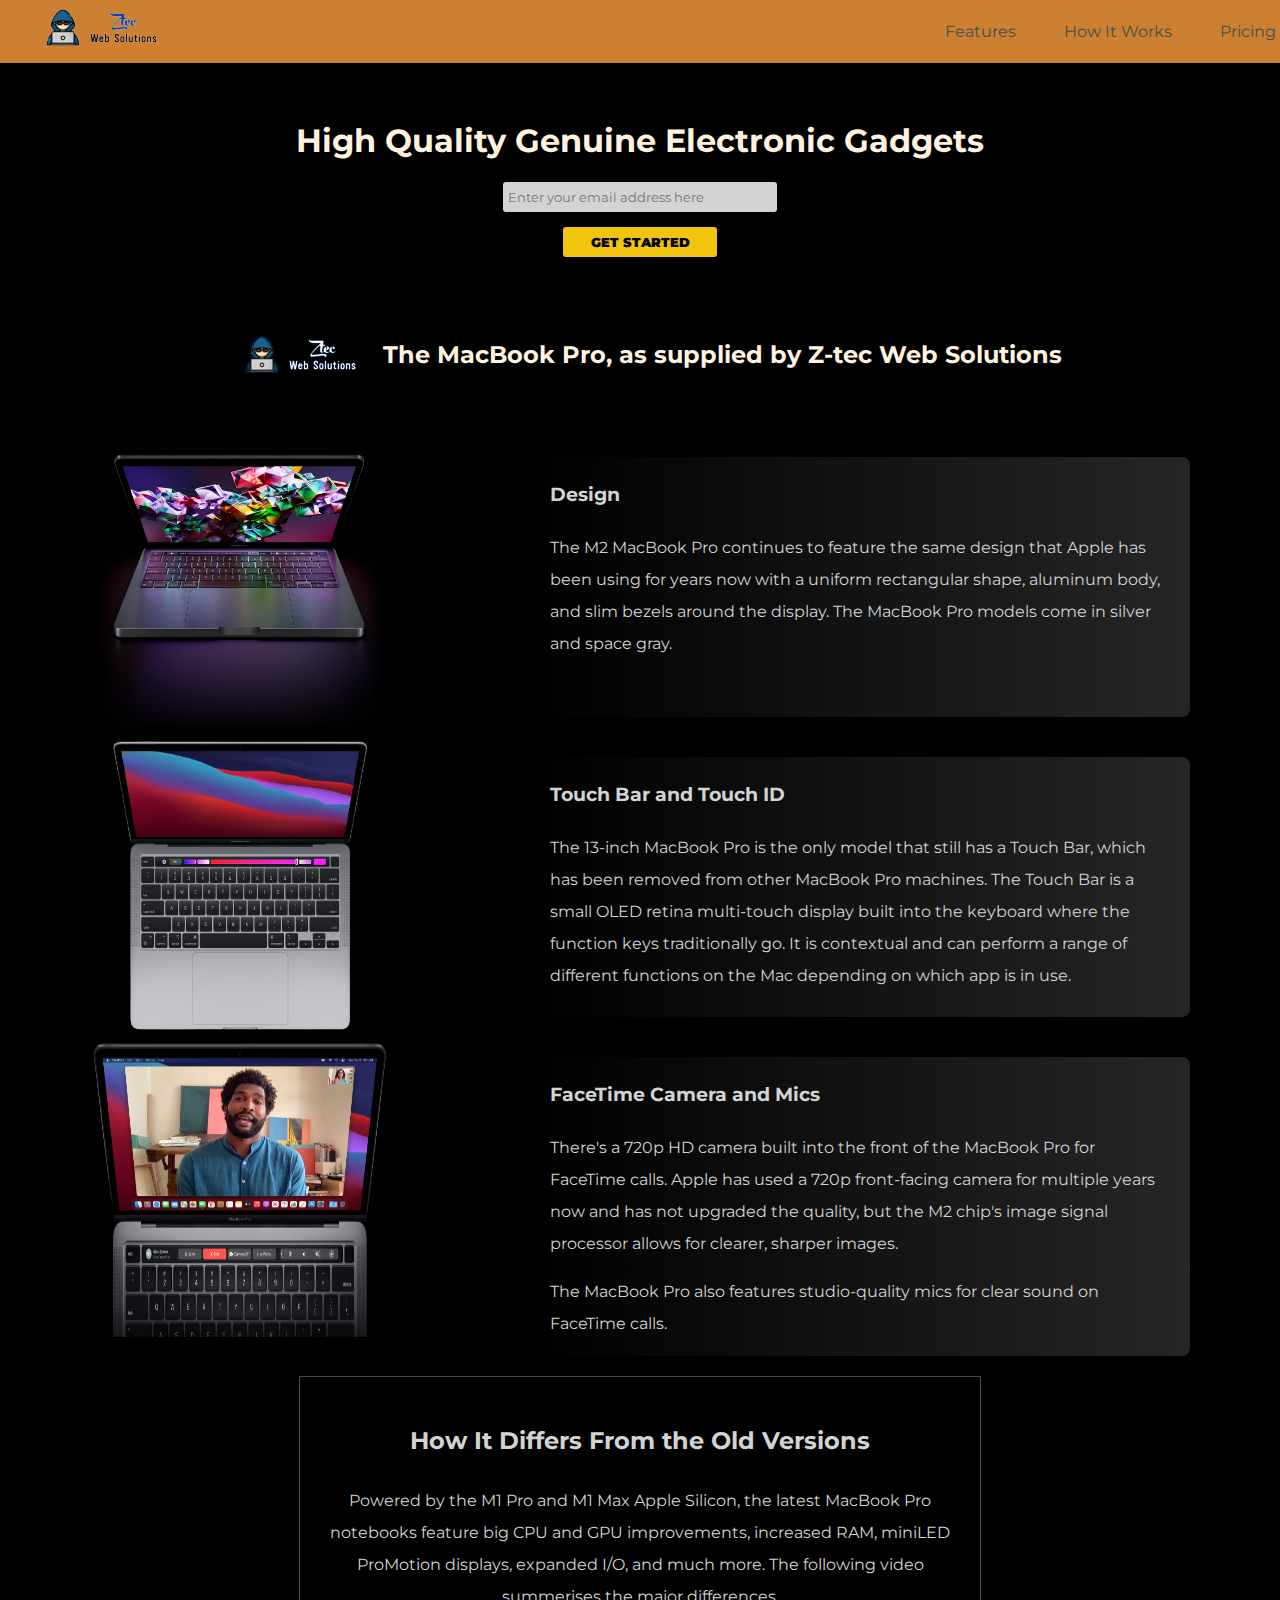
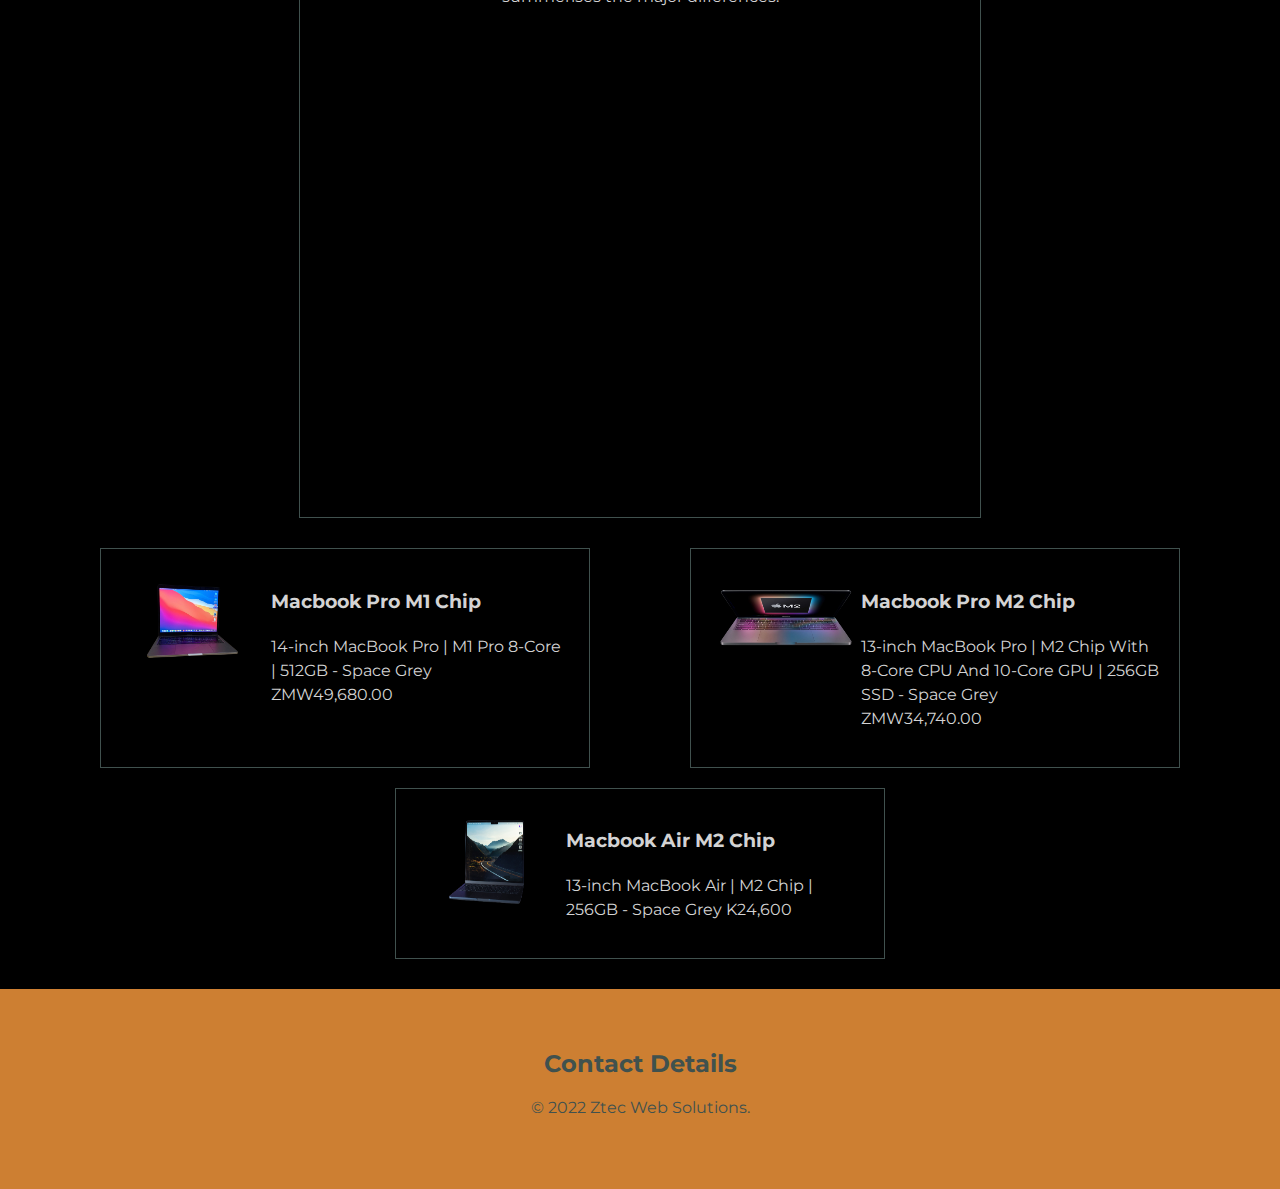
<file: Public/Product Landing Page/Product.html>
<!DOCTYPE html>
<html>
    <head>
        <title>Product Landing Page</title>
        <meta charset="utf8" >
        <meta name="viewport" content="width=device-width, initial-scale=1.0"/>
        <link rel="stylesheet" href="styles.css" />
        <link rel="preconnect" href="https://fonts.googleapis.com"><link rel="preconnect" href="https://fonts.gstatic.com" crossorigin><link href="https://fonts.googleapis.com/css2?family=Merriweather&family=Montserrat&family=Sacramento&display=swap" rel="stylesheet">
        <style> @import url('https://fonts.googleapis.com/css2?family=Merriweather&family=Montserrat&family=Sacramento&display=swap'); </style>
        <link rel="stylesheet" href="https://use.fontawesome.com/releases/v5.8.1/css/all.css" integrity="sha384-50oBUHEmvpQ+1lW4y57PTFmhCaXp0ML5d60M1M7uH2+nqUivzIebhndOJK28anvf" crossorigin="anonymous">
    </head>
    <body>
        <header id="header">
            <div class="logo">
                <img src="images/logo-removebg-preview.png" alt="logo" id="header-img" />
            </div>
            <nav id="nav-bar">
                <ul class="navbar-nav">
                    <li class="nav-item"><a class="nav-link" href="#Features">Features</a></li>
                    <li class="nav-item"><a class="nav-link" href="#How-It-Works">How It Works</a></li>
                    <li class="nav-item"><a class="nav-link" href="#Pricing">Pricing</a></li>
                </ul>
            </nav>
        </header>
        <div class="main-doc">
            <section id="Intro">
                <h1>High Quality Genuine Electronic Gadgets</h1>
                <div class="data-collect">
                    <form id="form" action="https://www.freecodecamp.com/email-submit)">
                        <input id="email" type="email" placeholder="Enter your email address here" />
                        <input id="submit" type="submit" value="GET STARTED" class="btn"/>
                    </form>
                </div>
            </section>
        </div>
        <div class="container">
            <section id="Features">
                <div class="product-name">
                    <img src="images/logo_size_white.png" alt="supplier" class="logo-supplier"/>
                    <h2>The MacBook Pro, as supplied by Z-tec Web Solutions</h2>
                </div>
                <div class="Feature">
                    <img src="images/Macbook pro1.jpeg" alt="MacbookPro-Img" class="Feature-img1"/>
                    <div class="sun-container">
                        <h3>Design</h3>
                        <p class="Intro-Features">The M2 MacBook Pro continues to feature the same design that Apple has been using for years now with a uniform rectangular shape, aluminum body, and slim bezels around the display. The MacBook Pro models come in silver and space gray.

                        </p>
                    </div>
                </div>
                <div class="Feature">
                    <img src="images/macbook-pro-touch-bar-m1-removebg-preview.png" class="Feature-img1" alt="MacbookPro-Img" />
                    <div class="sun-container">
                        <h3>Touch Bar and Touch ID</h3>
                        <p class="description">The 13-inch MacBook Pro is the only model that still has a Touch Bar, which has been removed from other MacBook Pro machines. The Touch Bar is a small OLED retina multi-touch display built into the keyboard where the function keys traditionally go. It is contextual and can perform a range of different functions on the Mac depending on which app is in use.</p>
                    </div>
 
                </div>
                <div class="Feature">
                    <img src="images/macbook-pro-m1-camera-removebg-preview.png" class="Feature-img1" alt="Macbook-ProImg" />
                    <di class="sun-container">
                        <h3>FaceTime Camera and Mics</h3>
                        <p class="description">There's a 720p HD camera built into the front of the MacBook Pro for FaceTime calls. Apple has used a 720p front-facing camera for multiple years now and has not upgraded the quality, but the M2 chip's image signal processor allows for clearer, sharper images.</p>
                        <p class="description">The MacBook Pro also features studio-quality mics for clear sound on FaceTime calls.</p>
                    </di>
                </div>
            </section>
            <section id="How-It-Works">
                <div class="VidExp">
                    <h2>How It Differs From the Old Versions</h2>
                    <p class="description">Powered by the M1 Pro and M1 Max Apple Silicon, the latest MacBook Pro notebooks feature big CPU and GPU improvements, increased RAM, miniLED ProMotion displays, expanded I/O, and much more. The following video summerises the major differences.</p>
                    <iframe  id="video" width="73%" height="50%" src="https://www.youtube.com/embed/f-vC2IJyHTk" title="YouTube video player" frameborder="0" allow="accelerometer; autoplay; clipboard-write; encrypted-media; gyroscope; picture-in-picture" allowfullscreen></iframe>
                </div>
            </section>
            <section id="Pricing">
                <div class="container1">
                    <img src="images/m1-removebg-preview.png" alt="Macbook Pro M1" class="Pricing-img" />
                    <div class="Name-Price">
                        <h3>Macbook Pro M1 Chip</h3>
                        <p>14-inch MacBook Pro | M1 Pro 8-Core | 512GB - Space Grey
                           <br> ZMW49,680.00</p>
                    </div>
                </div>
                <div class="container2">
                    <img src="images/m2-removebg-preview.png" alt="Macbook Pro M2" class="Pricing-img" />
                    <div class="Name-Price">
                        <h3>Macbook Pro M2 Chip</h3>
                        <p>13-inch MacBook Pro | M2 Chip With 8-Core CPU And 10-Core GPU | 256GB SSD - Space Grey
                            <br>ZMW34,740.00</p>
                    </div>
                </div>
                <div class="container3">
                    <img src="images/Air-removebg-preview.png" alt="Macbook Air" class="Pricing-img" />
                    <div class="Name-Price">
                        <h3>Macbook Air M2 Chip</h3>
                        <p>13-inch MacBook Air | M2 Chip | 256GB - Space Grey
                            K24,600</p>
                    </div>
                </div>
            </section>
        </div>
        <div id="Footer">
            <div class="D-container">
                <h2>Contact Details</h2>
                <div class="Contact-details">
                    <a href="https://web.facebook.com/nchaukeniz1"> <i class="fa-solid fa-facebook"></i></a>
                    <a href="https://twitter.com/Breezel365"><i class="fa-solid fa-twitter"></i></a>
                    <a href="https://www.linkedin.com/in/nchaukeni-zulu-49bb74197/" ><i class="fa-solid fa-linkedin-square"></i></a>
                    <p>© 2022 Ztec Web Solutions.</p>
                </div>
            </div>
        </div>
    </body>
</html>
</file>
<file: Public/Product Landing Page/styles.css>
*{
    font-family: 'montserrat', sans-serif;
}
body {
    margin: 0px;
    background-color: black;
    color:#40514E;
}
.main-doc {
    display: flex;
    flex-direction: row;
    justify-content: center;
    margin-top: 6.25rem;
    color: #fff2df;
}
#Intro {
    display: flex;
    flex-direction: column;
    justify-content: space-around;
}

#header {
    margin: 0px;
    display: flex;
    width: 100%;
    flex-direction: row;
   justify-content: space-between;
    padding: 0px 20px;
    background: #CD7F32;
    align-items: center;
    position: fixed;
    top: 0px;
}
#form{
    align-items: center;
} 

#email , #submit {
    display: block;
    box-sizing: border-box;
    margin: 0 auto;
}
#email {
    width: 100%;
    max-width: 17.18rem;
    padding: 5px; 
    background-color: lightgray; 
    border: 0;
    border-radius: 3px;
    height: 1.9rem;
}
#submit {
    width: 100%;
    max-width: 9.625rem;
    height: 1.875rem;
    background-color: #f1c40f;
    margin: 15px auto;
    cursor: pointer;
    border: 0;
    border-radius: 3px;
    font-weight:900;

}
#submit:hover {
    background-color: #CD7F32;
}
.navbar-nav {
    display: flex;
    text-decoration: none;
    
}
li {
    display: inline;
    text-decoration: none;
    margin: 0rem 1.5rem;
}
a {
    text-decoration: none;
    color: #40514E;
}
.container {
    display: flex;
    flex-direction: column;
}
.product-name {
    display: flex;
    align-items: center;
    justify-content: center;
}
.Feature {
    display: flex;
    justify-content: space-around;
    margin: 0 20px;
}
.Feature-img1 {
    width: 18.75rem;
    height: 18.75rem;
}

.sun-container {
    width: 50%;
    color: lightgray;
    background: linear-gradient(90deg, black, #262626);
    margin: 1.25rem 0;
    border: 0;
    border-radius: 8px;
    padding: 0 1.25rem;
    line-height: 2;
}
.product-name {
    color: #fff2df;
}

#How-It-Works {
    display: flex;
    justify-content: center;
}
.VidExp {
    width: 50%;
    line-height: 2;
    border: solid 1px #40514E;
    padding: 20px 20px;
    text-align: center;
    color: lightgray;
    height: 700px;
}
.Pricing-img{
    width: 150px;
    height: 100px;
}
#Pricing {
    display:flex;
    margin: 30px 0;
    justify-content: space-evenly;
}
.container1 {
    display:flex;
    border: solid 1px #40514E;
    padding: 20px;
    color: lightgray;
    width: 35%;
    margin-bottom: 20px;
}
.container2{
    display:flex;
    border: solid 1px #40514E;
    padding: 20px;
    color: lightgray;
    width: 35%;
    margin-bottom: 20px;
}
.container3{
    display:flex;
    padding: 20px;
    color: lightgray;
    width: 35%;
    border: solid 1px #40514E;
}
.Name-Price{
    line-height: 1.5;
    
}
#Footer {
    display: flex;
    height: 200px;
    width: 100%;
    background-color: #CD7F32;
    justify-content: center;
}
.D-container {
    margin-top: 40px;
    text-align: center;
    
}
.Contact-details{
    display:block;
}
@media (max-width: 900px) {
    body {
        font-size: 10px;
    }
    #header {
        font-size: 13px;
    }
    .Feature {
        display: flex;
        flex-direction: column;
        align-items: center;
        margin: 0 20px;
    }
    #Pricing {
        display:flex;
        flex-direction: column;
        margin: 20px 0;
        align-items: center;
    }
    .container1 {
        display:flex;
        flex-direction:column;
        border: solid 1px #40514E;
        padding: 20px;
        color: lightgray;
        margin: 0 20px 20px 20px;
        align-items: center;
    }
    .container2{
        display:flex;
        border: solid 1px #40514E;
        padding: 20px;
        color: lightgray;
        margin: 0 20px 20px 20px;
        flex-direction:column;
        align-items: center;
    }
    .container3{
        display:flex;
        padding: 20px;
        color: lightgray;
        border: solid 1px #40514E;
        margin: 0 20px;
        flex-direction:column;
        align-items: center;
    }
    h3, .Name-Price, .description {
        font-size:13px;
    }
    #Footer {
        height: 100px;
    }
    .D-container {
        margin-top: 20px;
    }
    #video {
        height: 200px;
        width: 250px;
    }
    .VidExp{
        height: 450px;
    }

}
@media (min-width: 901px){
    #Pricing{
        flex-wrap: wrap;
    }
    
}
</file>
